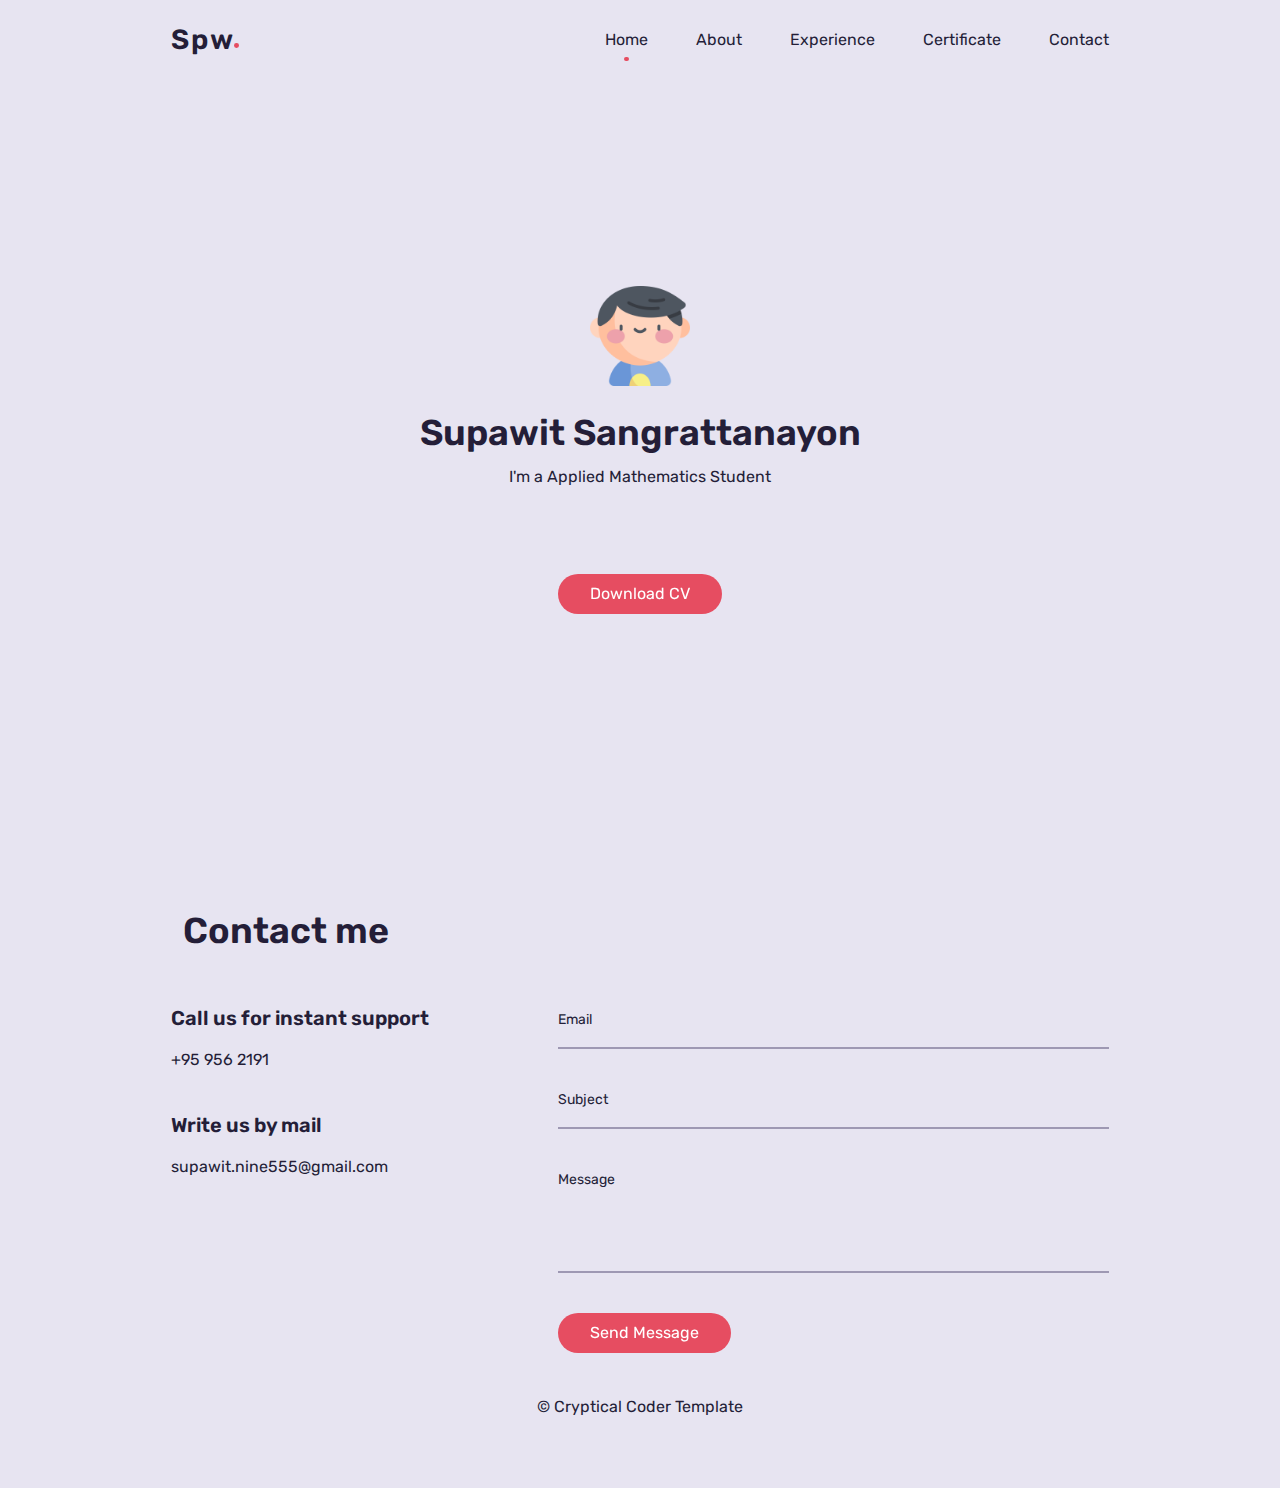
<file: index.html>
<!DOCTYPE html>
<html lang="en">
<head>
    <meta charset="UTF-8">
    <meta http-equiv="X-UA-Compatible" content="IE-edge">
    <meta name="viewport" content="width=device-width, initial-scale=1.0">
    
    <!--=============== FLATICON ICONS ===============-->
    <link rel='stylesheet' href='https://cdn-uicons.flaticon.com/uicons-brands/css/uicons-brands.css'>
    <link rel='stylesheet' href='https://cdn-uicons.flaticon.com/uicons-regular-rounded/css/uicons-regular-rounded.css'>
    <link rel='stylesheet' href='https://cdn-uicons.flaticon.com/uicons-thin-rounded/css/uicons-thin-rounded.css'>
    <link rel='stylesheet' href='https://cdn-uicons.flaticon.com/uicons-brands/css/uicons-brands.css'>

    <!--=============== CSS ===============-->
    <link rel="stylesheet" href="assets/css/style.css">


    <title>Portfolio | Spw</title>
</head>
<body>
    <!--=============== HEADER ===============-->
    <header class="header" id="header">
        <!-- nav -->
        <nav class="nav container padd-15">
            <!-- nav logo -->
            <a href="index.html" class="nav-logo">
                <h2>Spw</h2>
            </a>
            <!-- nav menu -->
            <div class="nav-menu" id="nav-menu">
                <!-- nav list -->
                <ul class="nav-list">
                    <li class="nav-item">
                        <a href="index.html" class="nav-link active-link">Home</a>
                    </li>
                    <li class="nav-item">
                        <a href="about.html" class="nav-link">About</a>
                    </li>
                    <li class="nav-item">
                        <a href="experience.html" class="nav-link">Experience</a>
                    </li>
                    <li class="nav-item">
                        <a href="certificate.html" class="nav-link">Certificate</a>
                    </li>
                    <li class="nav-item">
                        <a href="contact.html" class="nav-link">Contact</a>
                    </li>
                </ul>
        </nav>
    </header>

    <!--=============== MAIN ===============-->
    <main class="main-content">
        <!--=============== HOME ===============-->
        <section class="home" id="home">
            <div class="container">
                <!-- intro -->
                <div class="intro">
                    <!-- avatar image -->
                    <img src="assets/img/user.png" alt="Supawit" width="100" height="50">
                    <!-- info -->
                    <h1>Supawit Sangrattanayon</h1>
                    <span>I'm a <span class="info-text">Applied Mathematics Student</span></span>
                    <!-- social icons -->
                    <ul class="social-icons">
                        <li><a href="#"><i class="fi fi-brands-facebook"></i></a></li>
                        <li><a href="#"><i class="fi fi-brands-instagram"></i></a></li>
                        <li><a href="#"><i class="fi fi-brands-twitter"></i></a></li>
                        <li><a href="#"><i class="fi fi-brands-github"></i></a></li>
                        <li><a href="#"><i class="fi fi-rr-envelope"></i></a></li>
                    </ul>
                    <!-- button -->
                    <div>
                        <a href="./MyCV.pdf" class="btn btn-default" download="CV.pdf">Download CV</a>
                    </div>
                </div>
            </div>
        </section>
        <!--=============== Contact ===============-->
        <section class="contact section" id="contact">
            <div class="container">
                <!-- section title -->
                <h2 class="section-title padd-15">Contact me</h2>
                <div class="row">
                    <!-- contact box -->
                    <div class="contact-box padd-15">
                        <div class="contact-data">
                            <!-- contact information -->
                            <div class="contact-information">
                                <h3 class="contact-subtitle">Call us for instant support</h3>
                                <span class="contact-description">
                                    <i class="fi fi-rr-phone-flip contact-icon"></i>
                                    +95 956 2191
                                </span>
                            </div>
                            <!-- contact information -->
                            <div class="contact-information">
                                <h3 class="contact-subtitle">Write us by mail</h3>
                                <span class="contact-description">
                                    <i class="fi fi-rr-user contact-icon"></i>
                                    supawit.nine555@gmail.com
                                </span>
                            </div>
                        </div>
                    </div>
                    <form action="" class="contact-form padd-15">
                        <div class="contact-inputs">
                            <!-- contact content -->
                            <div class="contact-content">
                                <input type="email" class="contact-input">
                                <label for="" class="contact-label">Email</label>
                                <span></span>
                            </div>
                            <!-- contact content -->
                            <div class="contact-content">
                                <input type="text" class="contact-input">
                                <label for="" class="contact-label">Subject</label>
                                <span></span>
                            </div>
                            <!-- contact content -->
                            <div class="contact-content contact-area">
                                <textarea name="" id="" cols="30" rows="10" class="contact-input"></textarea>
                                <label for="" class="contact-label">Message</label>
                                <span></span>
                            </div>
                        </div>
                        <a href="#" class="btn btn-default">Send Message</a>
                    </form>
                </div>
            </div>
        </section>
        <!--=============== Footer ===============-->
        <footer class="footer">
            <div class="container">
                <div class="footer-text padd-15">
                    <p>&copy; Cryptical Coder Template</p><br>
                </div>
            </div>
        </footer>
    </main>
    
    <!--=============== JS ===============-->
    <script src="assets/js/script.js"></script>

</body>
</html>
</file>
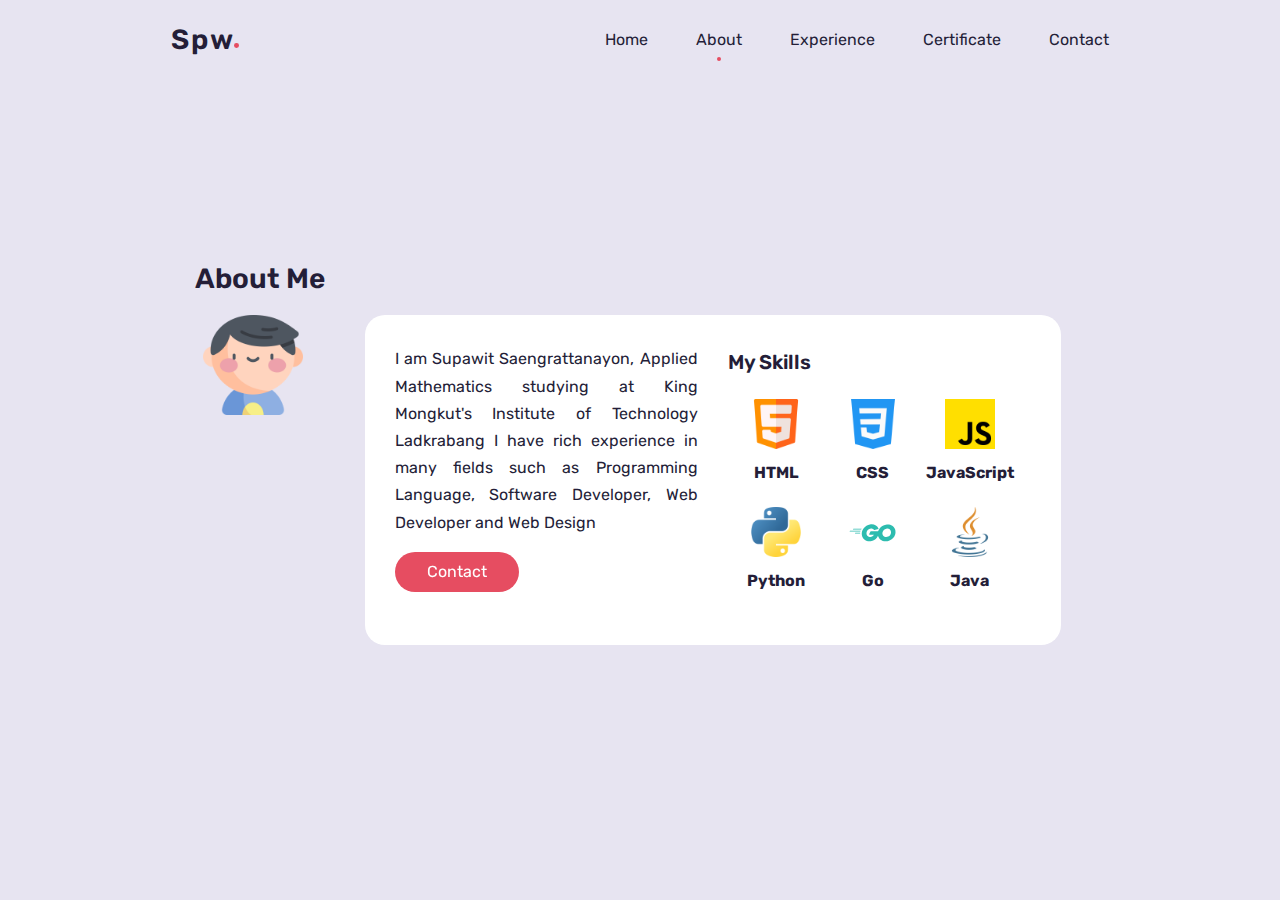
<file: about.html>
<!DOCTYPE html>
<html lang="en">
<head>
    <meta charset="UTF-8">
    <meta http-equiv="X-UA-Compatible" content="IE-edge">
    <meta name="viewport" content="width=device-width, initial-scale=1.0">
    
    <!--=============== FLATICON ICONS ===============-->
    <link rel='stylesheet' href='https://cdn-uicons.flaticon.com/uicons-brands/css/uicons-brands.css'>
    <link rel='stylesheet' href='https://cdn-uicons.flaticon.com/uicons-regular-rounded/css/uicons-regular-rounded.css'>
    <link rel='stylesheet' href='https://cdn-uicons.flaticon.com/uicons-thin-rounded/css/uicons-thin-rounded.css'>
    <link rel='stylesheet' href='https://cdn-uicons.flaticon.com/uicons-brands/css/uicons-brands.css'>

    <!--=============== CSS ===============-->
    <link rel="stylesheet" href="assets/css/style.css">


    <title>Portfolio | Spw</title>
</head>
<body>
        <!--=============== HEADER ===============-->
    <header class="header" id="header">
        <!-- nav -->
        <nav class="nav container padd-15">
            <!-- nav logo -->
            <a href="index.html" class="nav-logo">
                <h2>Spw</h2>
            </a>
            <!-- nav menu -->
            <div class="nav-menu" id="nav-menu">
                <!-- nav list -->
                <ul class="nav-list">
                    <li class="nav-item">
                        <a href="index.html" class="nav-link">Home</a>
                    </li>
                    <li class="nav-item">
                        <a href="about.html" class="nav-link active-link">About</a>
                    </li>
                    <li class="nav-item">
                        <a href="experience.html" class="nav-link">Experience</a>
                    </li>
                    <li class="nav-item">
                        <a href="certificate.html" class="nav-link">Certificate</a>
                    </li>
                    <li class="nav-item">
                        <a href="contact.html" class="nav-link">Contact</a>
                    </li>
                </ul>
        </nav>
    </header>
        <!--=============== About ===============-->
        <section class="about section" id="about">
            <div class="about-container">
                <!-- section title -->
                <h2 class="section-title-about padd-15">About Me</h2>
                <div class="row">
                    <div class="about-img padd-15">
                        <!-- avatar img -->
                        <div style="text-align: center;">
                            <img src="assets/img/user.png" alt="Supawit" width="100" height="50">
                        </div>
                    </div>
                    <div class="about-content padd-15">
                        <div class="rounded">
                            <div class="row">
                                <div class="about-text padd-15">
                                    <!-- about text -->
                                    <p>I am Supawit Saengrattanayon, Applied Mathematics studying at King Mongkut's Institute of Technology Ladkrabang I have rich experience in many fields such as Programming Language, Software Developer, Web Developer and Web Design</p>
                                    <div>
                                        <a href="contact.html" class="btn btn-default">Contact</a>
                                    </div>
                                </div>
                                <div class="skills padd-15">
                                    <h3 style="margin-bottom: 20px;">My Skills</h3>
                                    <div class="row" style="text-align: left;">
                                        <!-- skill item -->
                                            <div class="skill">
                                                <img class="skill-image" src="html.png" alt="HTML Logo">
                                                <div class="skill-title">HTML</div>
                                            </div>
                                        <!-- skill item -->
                                        <div class="skill">
                                            <img class="skill-image" src="css.png" alt="CSS Logo">
                                            <div class="skill-title">CSS</div>
                                        </div>
                                        <!-- skill item -->
                                        <div class="skill">
                                            <img class="skill-image" src="js.png" alt="JavaScript Logo">
                                            <div class="skill-title">JavaScript</div>
                                        </div>
                                        <!-- skill item -->
                                        <div class="skill">
                                            <img class="skill-image" src="python.png" alt="Python Logo">
                                            <div class="skill-title">Python</div>
                                        </div>
                                        <!-- Golang -->
                                        <div class="skill">
                                            <img class="skill-image" src="Go-Logo_Aqua.svg" alt="Golang Logo" style="max-width: 57px; max-height: 57px;">
                                            <div class="skill-title">Go</div>
                                        </div>
                                        <!-- Java -->
                                        <div class="skill">
                                            <img class="skill-image" src="java.png" alt="Java Logo">
                                            <div class="skill-title">Java</div>
                                        </div>
                                    </div>
                                </div>
                            </div>
                        </div>
                    </div>
                </div>
            </div>
        </section> 
    
    <!--=============== JS ===============-->
    <script src="assets/js/script.js"></script>

</body>
</html>
</file>
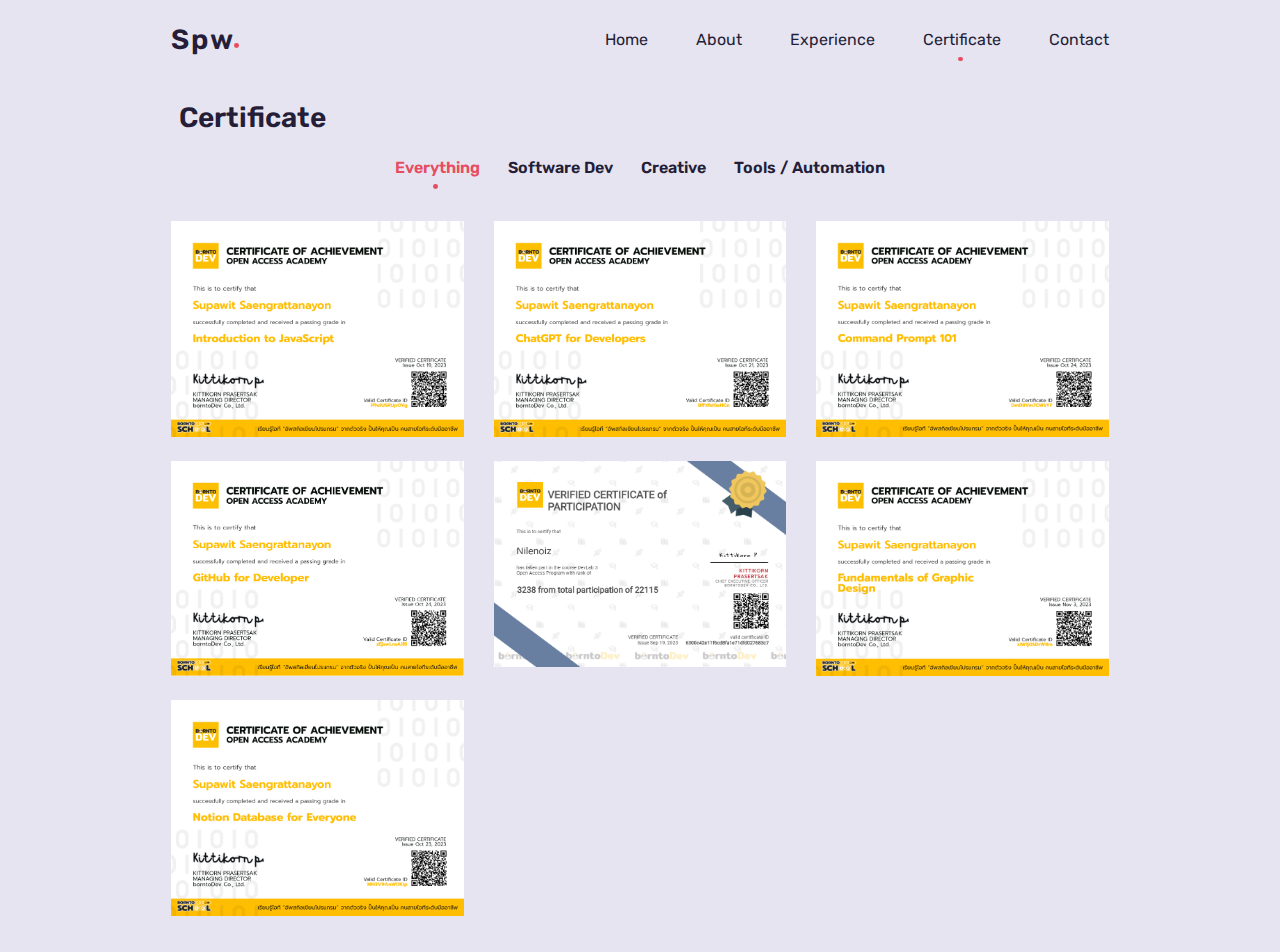
<file: certificate.html>
<!DOCTYPE html>
<html lang="en">
<head>
    <meta charset="UTF-8">
    <meta http-equiv="X-UA-Compatible" content="IE-edge">
    <meta name="viewport" content="width=device-width, initial-scale=1.0">
    
    <!--=============== FLATICON ICONS ===============-->
    <link rel='stylesheet' href='https://cdn-uicons.flaticon.com/uicons-brands/css/uicons-brands.css'>
    <link rel='stylesheet' href='https://cdn-uicons.flaticon.com/uicons-regular-rounded/css/uicons-regular-rounded.css'>
    <link rel='stylesheet' href='https://cdn-uicons.flaticon.com/uicons-thin-rounded/css/uicons-thin-rounded.css'>
    <link rel='stylesheet' href='https://cdn-uicons.flaticon.com/uicons-brands/css/uicons-brands.css'>

    <!--=============== CSS ===============-->
    <link rel="stylesheet" href="assets/css/style.css">


    <title>Portfolio | Spw</title>
</head>
<body>
    <!--=============== HEADER ===============-->
    <header class="header" id="header">
        <!-- nav -->
        <nav class="nav container padd-15">
            <!-- nav logo -->
            <a href="index.html" class="nav-logo">
                <h2>Spw</h2>
            </a>
            <!-- nav menu -->
            <div class="nav-menu" id="nav-menu">
                <!-- nav list -->
                <ul class="nav-list">
                    <li class="nav-item">
                        <a href="index.html" class="nav-link">Home</a>
                    </li>
                    <li class="nav-item">
                        <a href="about.html" class="nav-link">About</a>
                    </li>
                    <li class="nav-item">
                        <a href="experience.html" class="nav-link">Experience</a>
                    </li>
                    <li class="nav-item">
                        <a href="certificate.html" class="nav-link active-link">Certificate</a>
                    </li>
                    <li class="nav-item">
                        <a href="contact.html" class="nav-link">Contact</a>
                    </li>
                </ul>
        </nav>
    </header>

        <!--=============== Certificate ===============-->
        <section class="certificate section" id="certificate">
            <div class="certificate-container">
                <!-- secrion title -->
                <h2 class="section-title-certificate padd-15">Certificate</h2>
                <div class="row">
                    <div class="certificate-filter padd-15">
                        <div class="certificate-filter-inner">
                            <button type="button" class="active" data-filter="all">Everything</button>
                            <button type="button" data-filter="software">Software Dev</button>
                            <button type="button" data-filter="creative">Creative</button>
                            <button type="button" data-filter="tools">Tools / Automation</button>
                        </div>
                    </div>
                </div>
                <div class="row certificate-items">
                    <!-- SOFTWARE DEV certificate item -->
                    <div class="certificate-item padd-15" data-category="software">
                        <div class="certificate-item-inner" data-category="software">
                            <div class="certificate-item-thumbnail">
                                <img src="assets/img/introjavascript.png" alt="">
                                <div class="mask"></div>
                            </div>
                            <span class="term">Software Dev</span>
                            <h3 class="certificate-item-title">Introduction to JavaScript</h3>
                            <span class="more-button">&hellip;</span>
                        </div>
                    </div>
                    <!-- SOFTWARE DEV certificate item -->
                    <div class="certificate-item padd-15" data-category="software">
                        <div class="certificate-item-inner">
                            <div class="certificate-item-thumbnail">
                                <img src="assets/img/chatgpt.png" alt="">
                                <div class="mask"></div>
                            </div>
                            <span class="term">Software Dev</span>
                            <h3 class="certificate-item-title">ChatGPT for Dev</h3>
                            <span class="more-button">&hellip;</span>
                        </div>
                    </div>
                    <!-- SOFTWARE DEV certificate item -->
                    <div class="certificate-item padd-15" data-category="software">
                        <div class="certificate-item-inner">
                            <div class="certificate-item-thumbnail">
                                <img src="assets/img/cmd.png" alt="">
                                <div class="mask"></div>
                            </div>
                            <span class="term">Software Dev</span>
                            <h3 class="certificate-item-title">Command Prompt 101</h3>
                            <span class="more-button">&hellip;</span>
                        </div>
                    </div>
                    <!-- SOFTWARE DEV certificate item -->
                    <div class="certificate-item padd-15" data-category="software">
                        <div class="certificate-item-inner">
                            <div class="certificate-item-thumbnail">
                                <img src="assets/img/github.png" alt="">
                                <div class="mask"></div>
                            </div>
                            <span class="term">Software Dev</span>
                            <h3 class="certificate-item-title">GitHub for Developer</h3>
                            <span class="more-button">&hellip;</span>
                        </div>
                    </div>
                    <!-- SOFTWARE DEV certificate item -->
                    <div class="certificate-item padd-15" data-category="software">
                        <div class="certificate-item-inner">
                            <div class="certificate-item-thumbnail">
                                <img src="assets/img/labcoding.png" alt="">
                                <div class="mask"></div>
                            </div>
                            <span class="term">Software Dev</span>
                            <h3 class="certificate-item-title">3238 from total participation of 22115</h3>
                            <span class="more-button">&hellip;</span>
                        </div>
                    </div>
                    <!-- CREATIVE certificate item -->
                    <div class="certificate-item padd-15" data-category="creative">
                        <div class="certificate-item-inner">
                            <div class="certificate-item-thumbnail">
                                <img src="assets/img/graphicdesign.png" alt="">
                                <div class="mask"></div>
                            </div>
                            <span class="term">Creative</span>
                            <h3 class="certificate-item-title">Fundamentals of Graphic Design</h3>
                            <span class="more-button">&hellip;</span>
                        </div>
                    </div>
                    <!-- TOOLS certificate item -->
                    <div class="certificate-item padd-15" data-category="tools">
                        <div class="certificate-item-inner">
                            <div class="certificate-item-thumbnail">
                                <img src="assets/img/notiondatabase.png" alt="">
                                <div class="mask"></div>
                            </div>
                            <span class="term">Tools</span>
                            <h3 class="certificate-item-title">Notion Database for Everyone</h3>
                            <span class="more-button">&hellip;</span>
                        </div>
                    </div>
                </div>
            </div>
        </section>
    
    <!--=============== JS ===============-->
    <script src="assets/js/script.js"></script>

</body>
</html>
</file>
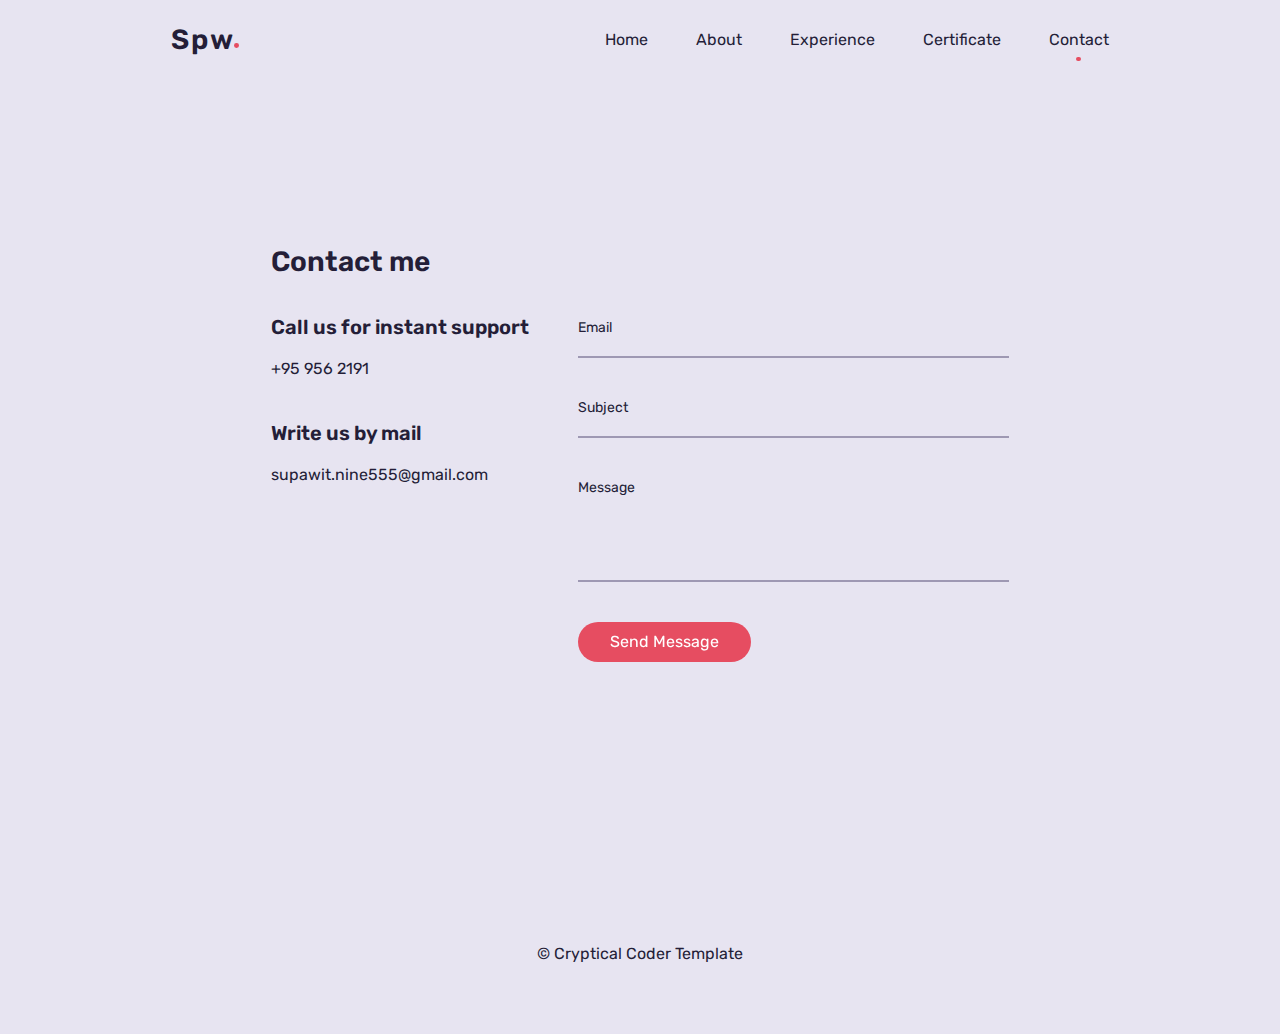
<file: contact.html>
<!DOCTYPE html>
<html lang="en">
<head>
    <meta charset="UTF-8">
    <meta http-equiv="X-UA-Compatible" content="IE-edge">
    <meta name="viewport" content="width=device-width, initial-scale=1.0">
    
    <!--=============== FLATICON ICONS ===============-->
    <link rel='stylesheet' href='https://cdn-uicons.flaticon.com/uicons-brands/css/uicons-brands.css'>
    <link rel='stylesheet' href='https://cdn-uicons.flaticon.com/uicons-regular-rounded/css/uicons-regular-rounded.css'>
    <link rel='stylesheet' href='https://cdn-uicons.flaticon.com/uicons-thin-rounded/css/uicons-thin-rounded.css'>
    <link rel='stylesheet' href='https://cdn-uicons.flaticon.com/uicons-brands/css/uicons-brands.css'>

    <!--=============== CSS ===============-->
    <link rel="stylesheet" href="assets/css/style.css">


    <title>Portfolio | Spw</title>
</head>
<body>
    <!--=============== HEADER ===============-->
    <header class="header" id="header">
        <!-- nav -->
        <nav class="nav container padd-15">
            <!-- nav logo -->
            <a href="index.html" class="nav-logo">
                <h2>Spw</h2>
            </a>
            <!-- nav menu -->
            <div class="nav-menu" id="nav-menu">
                <!-- nav list -->
                <ul class="nav-list">
                    <li class="nav-item">
                        <a href="index.html" class="nav-link">Home</a>
                    </li>
                    <li class="nav-item">
                        <a href="about.html" class="nav-link">About</a>
                    </li>
                    <li class="nav-item">
                        <a href="experience.html" class="nav-link">Experience</a>
                    </li>
                    <li class="nav-item">
                        <a href="certificate.html" class="nav-link">Certificate</a>
                    </li>
                    <li class="nav-item">
                        <a href="contact.html" class="nav-link active-link">Contact</a>
                    </li>
                </ul>
        </nav>
    </header>

        <!--=============== Contact ===============-->
        <section class="contact section" id="contact">
            <div class="contact-container">
                <!-- section title -->
                <h2 class="section-title-contact padd-15">Contact me</h2>
                <div class="row">
                    <!-- contact box -->
                    <div class="contact-box padd-15">
                        <div class="contact-data">
                            <!-- contact information -->
                            <div class="contact-information">
                                <h3 class="contact-subtitle">Call us for instant support</h3>
                                <span class="contact-description">
                                    <i class="fi fi-rr-phone-flip contact-icon"></i>
                                    +95 956 2191
                                </span>
                            </div>
                            <!-- contact information -->
                            <div class="contact-information">
                                <h3 class="contact-subtitle">Write us by mail</h3>
                                <span class="contact-description">
                                    <i class="fi fi-rr-user contact-icon"></i>
                                    supawit.nine555@gmail.com
                                </span>
                            </div>
                        </div>
                    </div>
                    <form action="" class="contact-form padd-15">
                        <div class="contact-inputs">
                            <!-- contact content -->
                            <div class="contact-content">
                                <input type="email" class="contact-input">
                                <label for="" class="contact-label">Email</label>
                                <span></span>
                            </div>
                            <!-- contact content -->
                            <div class="contact-content">
                                <input type="text" class="contact-input">
                                <label for="" class="contact-label">Subject</label>
                                <span></span>
                            </div>
                            <!-- contact content -->
                            <div class="contact-content contact-area">
                                <textarea name="" id="" cols="30" rows="10" class="contact-input"></textarea>
                                <label for="" class="contact-label">Message</label>
                                <span></span>
                            </div>
                        </div>
                        <a href="#" class="btn btn-default">Send Message</a>
                    </form>
                </div>
            </div>
        </section>
        <!--=============== Footer ===============-->
        <footer class="footer">
            <div class="container">
                <div class="footer-text padd-15">
                    <p>&copy; Cryptical Coder Template</p><br>
                </div>
            </div>
        </footer>
    </main>

    <!--=============== JS ===============-->
    <script src="assets/js/script.js"></script>

</body>
</html>
</file>
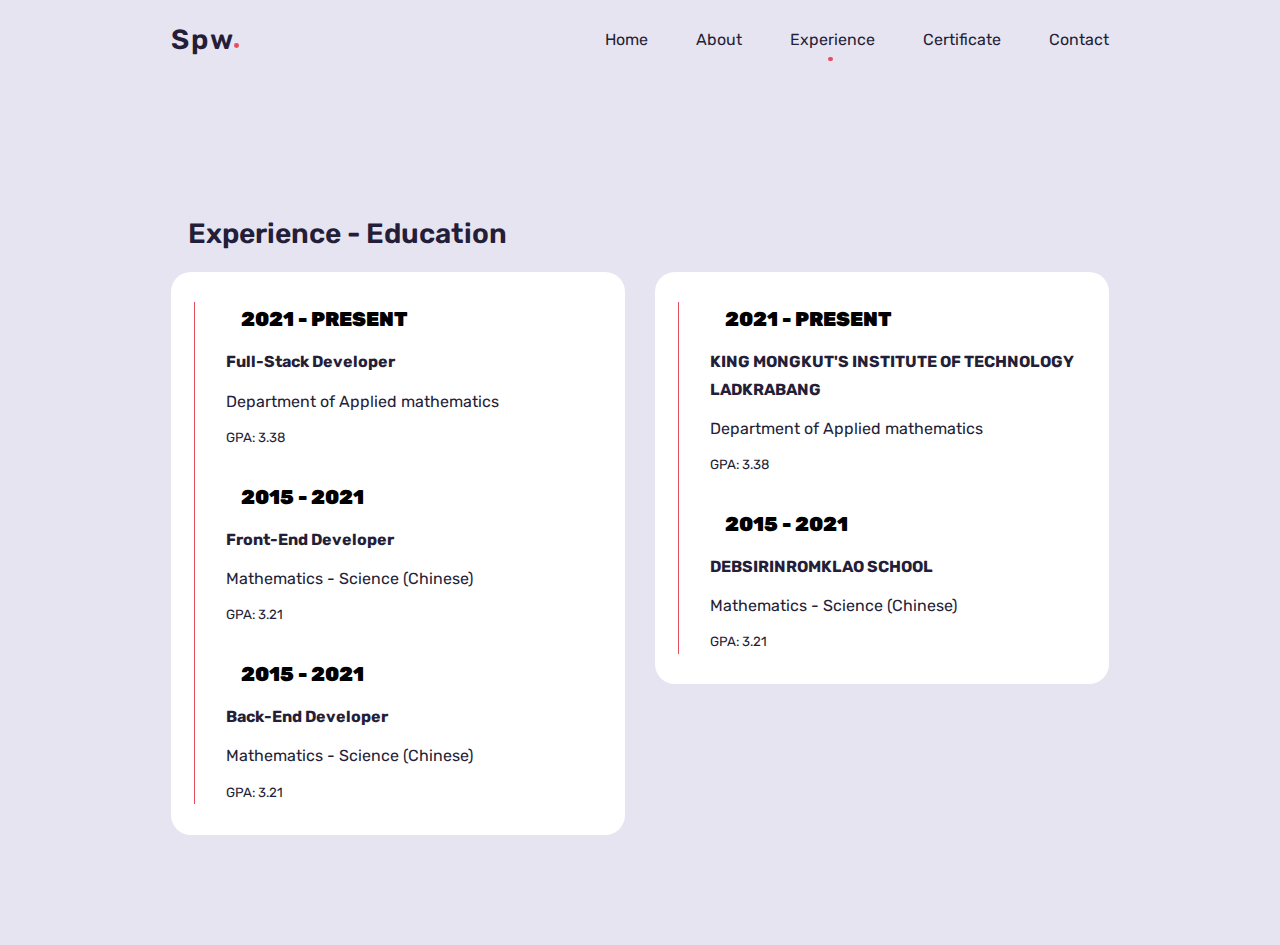
<file: experience.html>
<!DOCTYPE html>
<html lang="en">
<head>
    <meta charset="UTF-8">
    <meta http-equiv="X-UA-Compatible" content="IE-edge">
    <meta name="viewport" content="width=device-width, initial-scale=1.0">
    
    <!--=============== FLATICON ICONS ===============-->
    <link rel='stylesheet' href='https://cdn-uicons.flaticon.com/uicons-brands/css/uicons-brands.css'>
    <link rel='stylesheet' href='https://cdn-uicons.flaticon.com/uicons-regular-rounded/css/uicons-regular-rounded.css'>
    <link rel='stylesheet' href='https://cdn-uicons.flaticon.com/uicons-thin-rounded/css/uicons-thin-rounded.css'>
    <link rel='stylesheet' href='https://cdn-uicons.flaticon.com/uicons-brands/css/uicons-brands.css'>

    <!--=============== CSS ===============-->
    <link rel="stylesheet" href="assets/css/style.css">


    <title>Portfolio | Spw</title>
</head>
<body>
    <!--=============== HEADER ===============-->
    <header class="header" id="header">
        <!-- nav -->
        <nav class="nav container padd-15">
            <!-- nav logo -->
            <a href="index.html" class="nav-logo">
                <h2>Spw</h2>
            </a>
            <!-- nav menu -->
            <div class="nav-menu" id="nav-menu">
                <!-- nav list -->
                <ul class="nav-list">
                    <li class="nav-item">
                        <a href="index.html" class="nav-link">Home</a>
                    </li>
                    <li class="nav-item">
                        <a href="about.html" class="nav-link">About</a>
                    </li>
                    <li class="nav-item">
                        <a href="experience.html" class="nav-link active-link">Experience</a>
                    </li>
                    <li class="nav-item">
                        <a href="certificate.html" class="nav-link">Certificate</a>
                    </li>
                    <li class="nav-item">
                        <a href="contact.html" class="nav-link">Contact</a>
                    </li>
                </ul>
        </nav>
    </header>

        <!--=============== Experience ===============-->
        <section class="section" id="experience">
            <div class="experience-education-container">
                <!-- section title -->
                <h2 class="section-title-experience padd-15-experience">Experience - Education</h2>
                <div class="row">
                    <!-- education -->
                    <div class="education padd-15">
                        <div class="row">
                            <div class="timeline-box">
                                <div class="timeline">
                                    <!-- timeline item-->
                                    <div class="timeline-item">
                                        <i class="fi fi-rr-graduation-cap timeline-icon"></i>
                                        <h3 class="timeline-date">
                                            <span style="display: inline-block; vertical-align: middle;">
                                                <i class="fi fi-tr-calendar-days" style="vertical-align: middle;"></i>
                                                <h3 style="display: inline; margin-left: 10px;"><strong style="color: black;">2021 - PRESENT</strong></h3>
                                            </span>
                                        </h3>
                                        <h4 class="timeline-title">Full-Stack Developer</h4>
                                        <p class="timeline-title">Department of Applied mathematics</p>
                                        <p class="timeline-text" style="font-size: smaller;">GPA: 3.38</p>
                                    </div>
                                    <!-- timeline item-->
                                    <div class="timeline-item">
                                        <i class="fi fi-rr-graduation-cap timeline-icon"></i>
                                        <h3 class="timeline-date">
                                            <span style="display: inline-block; vertical-align: middle;">
                                                <i class="fi fi-tr-calendar-days" style="vertical-align: middle;"></i>
                                                <h3 style="display: inline; margin-left: 10px;"><strong style="color: black;">2015 - 2021</strong></h3>
                                            </span>
                                        </h3>
                                        <h4 class="timeline-title">Front-End Developer</h4>
                                        <p class="timeline-title">Mathematics - Science (Chinese)</p>
                                        <p class="timeline-text" style="font-size: smaller;">GPA: 3.21</p>
                                    </div> 
                                    <!-- timeline item-->
                                    <div class="timeline-item">
                                        <i class="fi fi-rr-graduation-cap timeline-icon"></i>
                                        <h3 class="timeline-date">
                                            <span style="display: inline-block; vertical-align: middle;">
                                                <i class="fi fi-tr-calendar-days" style="vertical-align: middle;"></i>
                                                <h3 style="display: inline; margin-left: 10px;"><strong style="color: black;">2015 - 2021</strong></h3>
                                            </span>
                                        </h3>
                                        <h4 class="timeline-title">Back-End Developer</h4>
                                        <p class="timeline-title">Mathematics - Science (Chinese)</p>
                                        <p class="timeline-text" style="font-size: smaller;">GPA: 3.21</p>
                                    </div> 
                                </div>
                            </div>
                        </div>
                    </div>
                    <!-- experience -->
                    <div class="experience padd-15">
                        <div class="row">
                            <div class="timeline-box">
                                <div class="timeline">
                                    <!-- timeline item-->
                                    <div class="timeline-item">
                                        <i class="fi fi-rr-graduation-cap timeline-icon"></i>
                                        <h3 class="timeline-date">
                                            <span style="display: inline-block; vertical-align: middle;">
                                                <i class="fi fi-tr-calendar-days" style="vertical-align: middle;"></i>
                                                <h3 style="display: inline; margin-left: 10px;"><strong style="color: black;">2021 - PRESENT</strong></h3>
                                            </span>
                                        </h3>
                                        <h4 class="timeline-title">KING MONGKUT'S INSTITUTE OF TECHNOLOGY LADKRABANG</h4>
                                        <p class="timeline-title">Department of Applied mathematics</p>
                                        <p class="timeline-text" style="font-size: smaller;">GPA: 3.38</p>
                                    </div>
                                    <!-- timeline item-->
                                    <div class="timeline-item">
                                        <i class="fi fi-rr-graduation-cap timeline-icon"></i>
                                        <h3 class="timeline-date">
                                            <span style="display: inline-block; vertical-align: middle;">
                                                <i class="fi fi-tr-calendar-days" style="vertical-align: middle;"></i>
                                                <h3 style="display: inline; margin-left: 10px;"><strong style="color: black;">2015 - 2021</strong></h3>
                                            </span>
                                        </h3>
                                        <h4 class="timeline-title">DEBSIRINROMKLAO SCHOOL</h4>
                                        <p class="timeline-title">Mathematics - Science (Chinese)</p>
                                        <p class="timeline-text" style="font-size: smaller;">GPA: 3.21</p>
                                    </div>        
                                </div>
                            </div>
                        </div>
                    </div>
                </div>
            </div>
        </section>
    
    <!--=============== JS ===============-->
    <script src="assets/js/script.js"></script>

</body>
</html>
</file>
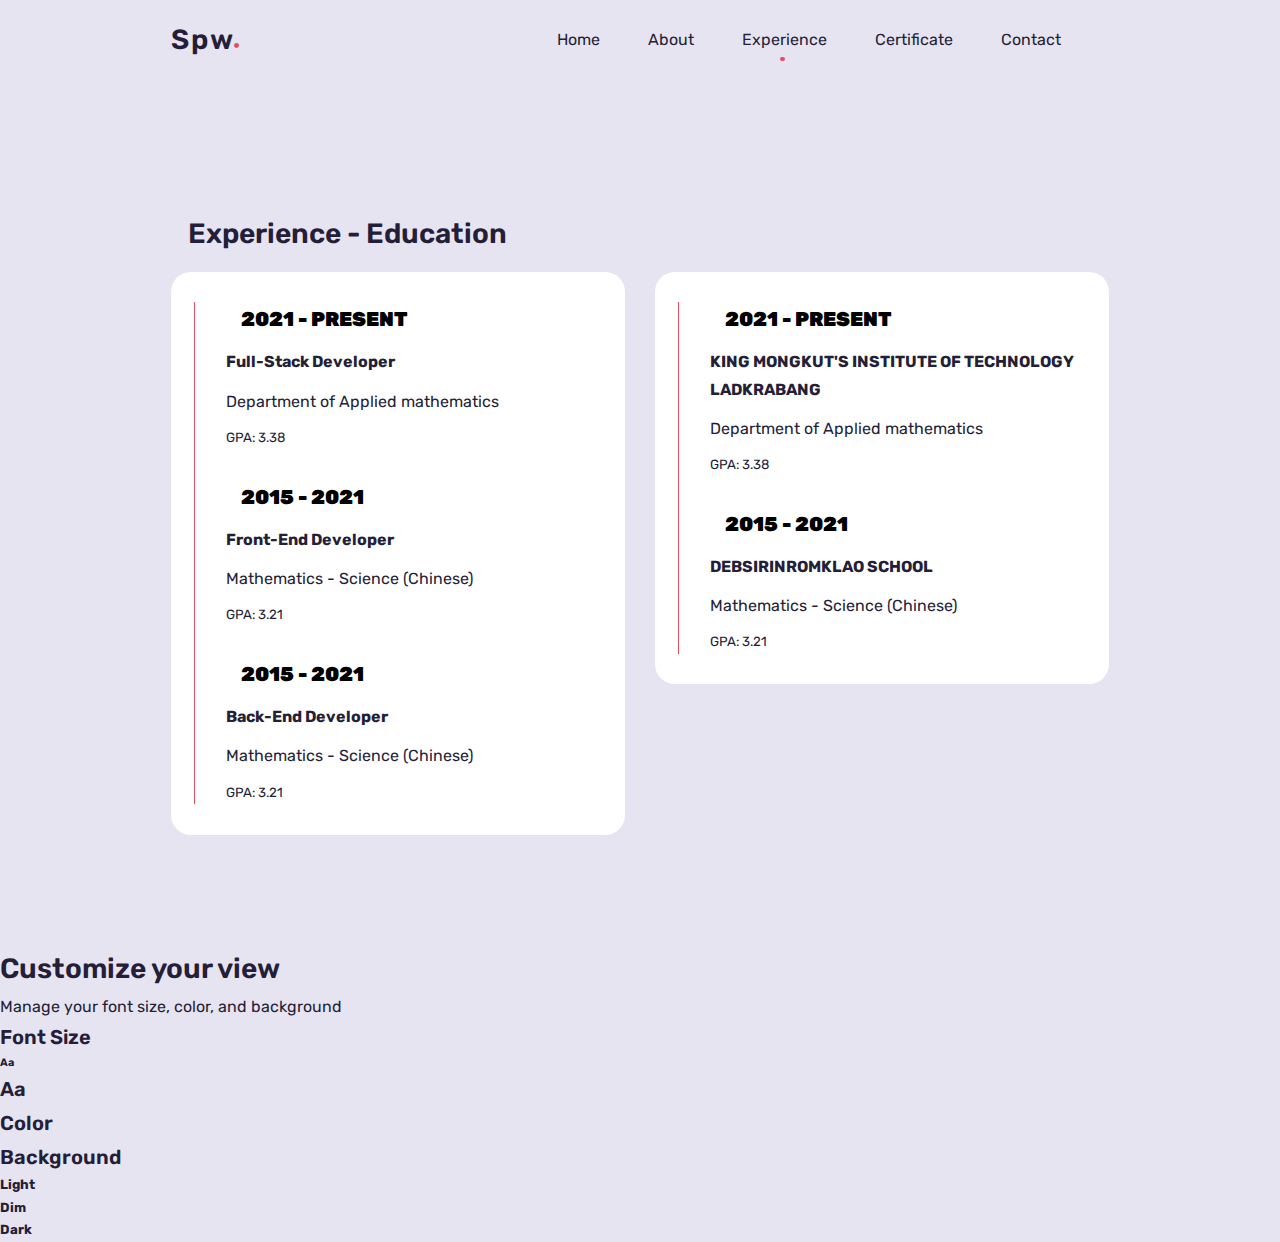
<file: test.html>
<!DOCTYPE html>
<html lang="en">
<head>
    <meta charset="UTF-8">
    <meta http-equiv="X-UA-Compatible" content="IE-edge">
    <meta name="viewport" content="width=device-width, initial-scale=1.0">
    
    <!--=============== FLATICON ICONS ===============-->
    <link rel='stylesheet' href='https://cdn-uicons.flaticon.com/uicons-brands/css/uicons-brands.css'>
    <link rel='stylesheet' href='https://cdn-uicons.flaticon.com/uicons-regular-rounded/css/uicons-regular-rounded.css'>
    <link rel='stylesheet' href='https://cdn-uicons.flaticon.com/uicons-thin-rounded/css/uicons-thin-rounded.css'>
    <link rel='stylesheet' href='https://cdn-uicons.flaticon.com/uicons-brands/css/uicons-brands.css'>

    <!--=============== CSS ===============-->
    <link rel="stylesheet" href="assets/css/style.css">


    <title>Portfolio | Spw</title>
</head>
<body>
    <!--=============== HEADER ===============-->
    <header class="header" id="header">
        <!-- nav -->
        <nav class="nav container padd-15">
            <!-- nav logo -->
            <a href="index.html" class="nav-logo">
                <h2>Spw</h2>
            </a>
            <!-- nav menu -->
            <div class="nav-menu" id="nav-menu">
                <!-- nav list -->
                <ul class="nav-list">
                    <li class="nav-item">
                        <a href="index.html" class="nav-link">Home</a>
                    </li>
                    <li class="nav-item">
                        <a href="about.html" class="nav-link">About</a>
                    </li>
                    <li class="nav-item">
                        <a href="experience.html" class="nav-link active-link">Experience</a>
                    </li>
                    <li class="nav-item">
                        <a href="certificate.html" class="nav-link">Certificate</a>
                    </li>
                    <li class="nav-item">
                        <a href="contact.html" class="nav-link">Contact</a>
                    </li>
                </ul>
                <!-- nav close -->
                <div class="nav-close" id="nav-close">
                    <i class="fi fi-rr-cross"></i>
                </div>
            </div>
            <!-- nav btn -->
            <div class="nav-btns">
                <!-- theme change btn -->
                <i class="fi fi-rr-palette change-theme" id="theme-button"></i>
                <!-- toggle btn -->
                <div class="nav-toggle" id="nav-toggle">
                    <i class="fi fi-rr-objects-column"></i>
                </div>
            </div>
        </nav>
    </header>

        <!--=============== Experience ===============-->
        <section class="section" id="experience">
            <div class="experience-education-container ">
                <!-- section title -->
                <h2 class="section-title-experience padd-15-experience">Experience - Education</h2>
                <div class="row">
                    <!-- education -->
                    <div class="education padd-15">
                        <div class="row">
                            <div class="timeline-box">
                                <div class="timeline">
                                    <!-- timeline item-->
                                    <div class="timeline-item">
                                        <i class="fi fi-rr-graduation-cap timeline-icon"></i>
                                        <h3 class="timeline-date">
                                            <span style="display: inline-block; vertical-align: middle;">
                                                <i class="fi fi-tr-calendar-days" style="vertical-align: middle;"></i>
                                                <h3 style="display: inline; margin-left: 10px;"><strong style="color: black;">2021 - PRESENT</strong></h3>
                                            </span>
                                        </h3>
                                        <h4 class="timeline-title">Full-Stack Developer</h4>
                                        <p class="timeline-title">Department of Applied mathematics</p>
                                        <p class="timeline-text" style="font-size: smaller;">GPA: 3.38</p>
                                    </div>
                                    <!-- timeline item-->
                                    <div class="timeline-item">
                                        <i class="fi fi-rr-graduation-cap timeline-icon"></i>
                                        <h3 class="timeline-date">
                                            <span style="display: inline-block; vertical-align: middle;">
                                                <i class="fi fi-tr-calendar-days" style="vertical-align: middle;"></i>
                                                <h3 style="display: inline; margin-left: 10px;"><strong style="color: black;">2015 - 2021</strong></h3>
                                            </span>
                                        </h3>
                                        <h4 class="timeline-title">Front-End Developer</h4>
                                        <p class="timeline-title">Mathematics - Science (Chinese)</p>
                                        <p class="timeline-text" style="font-size: smaller;">GPA: 3.21</p>
                                    </div> 
                                    <!-- timeline item-->
                                    <div class="timeline-item">
                                        <i class="fi fi-rr-graduation-cap timeline-icon"></i>
                                        <h3 class="timeline-date">
                                            <span style="display: inline-block; vertical-align: middle;">
                                                <i class="fi fi-tr-calendar-days" style="vertical-align: middle;"></i>
                                                <h3 style="display: inline; margin-left: 10px;"><strong style="color: black;">2015 - 2021</strong></h3>
                                            </span>
                                        </h3>
                                        <h4 class="timeline-title">Back-End Developer</h4>
                                        <p class="timeline-title">Mathematics - Science (Chinese)</p>
                                        <p class="timeline-text" style="font-size: smaller;">GPA: 3.21</p>
                                    </div> 
                                </div>
                            </div>
                        </div>
                    </div>
                    <!-- experience -->
                    <div class="experience padd-15">
                        <div class="row">
                            <div class="timeline-box">
                                <div class="timeline">
                                    <!-- timeline item-->
                                    <div class="timeline-item">
                                        <i class="fi fi-rr-graduation-cap timeline-icon"></i>
                                        <h3 class="timeline-date">
                                            <span style="display: inline-block; vertical-align: middle;">
                                                <i class="fi fi-tr-calendar-days" style="vertical-align: middle;"></i>
                                                <h3 style="display: inline; margin-left: 10px;"><strong style="color: black;">2021 - PRESENT</strong></h3>
                                            </span>
                                        </h3>
                                        <h4 class="timeline-title">KING MONGKUT'S INSTITUTE OF TECHNOLOGY LADKRABANG</h4>
                                        <p class="timeline-title">Department of Applied mathematics</p>
                                        <p class="timeline-text" style="font-size: smaller;">GPA: 3.38</p>
                                    </div>
                                    <!-- timeline item-->
                                    <div class="timeline-item">
                                        <i class="fi fi-rr-graduation-cap timeline-icon"></i>
                                        <h3 class="timeline-date">
                                            <span style="display: inline-block; vertical-align: middle;">
                                                <i class="fi fi-tr-calendar-days" style="vertical-align: middle;"></i>
                                                <h3 style="display: inline; margin-left: 10px;"><strong style="color: black;">2015 - 2021</strong></h3>
                                            </span>
                                        </h3>
                                        <h4 class="timeline-title">DEBSIRINROMKLAO SCHOOL</h4>
                                        <p class="timeline-title">Mathematics - Science (Chinese)</p>
                                        <p class="timeline-text" style="font-size: smaller;">GPA: 3.21</p>
                                    </div>        
                                </div>
                            </div>
                        </div>
                    </div>
                </div>
            </div>
        </section>
    <!--=============== Theme Customize ===============-->
    <div class="customize-theme">
        <div class="card">
            <h2>Customize your view</h2>
            <p>Manage your font size, color, and background</p>
            <!-- font size -->
            <div class="font-size">
                <h3>Font Size</h3>
                <div>
                    <h6>Aa</h6>
                    <div class="choose-size">
                        <span class="font-size-1"></span>
                        <span class="font-size-2"></span>
                        <span class="font-size-3 active"></span>
                        <span class="font-size-4"></span>
                    </div>
                    <h3>Aa</h3>
                </div>
            </div>
            <!-- color -->
            <div class="color">
                <h3>Color</h3>
                <div class="choose-color">
                    <span class="color-1"></span>
                    <span class="color-2"></span>
                    <span class="color-3 active"></span>
                    <span class="color-4"></span>
                    <span class="color-5"></span>
                </div>
            </div>
            <!-- background -->
            <div class="background">
                <h3>Background</h3>
                <div class="choose-bg">
                    <div class="bg-1 active">
                        <span></span>
                        <h5 for="bg-1">Light</h5>
                    </div>
                    <div class="bg-2">
                        <span></span>
                        <h5 for="bg-2">Dim</h5>
                    </div>
                    <div class="bg-3">
                        <span></span>
                        <h5 for="bg-3">Dark</h5>
                    </div>
                </div>
            </div>
        </div>
    </div>
    
    <!--=============== JS ===============-->
    <script src="assets/js/script.js"></script>

</body>
</html>
</file>
<file: assets/css/style.css>
/*============== GOOGLE FONTS =============== */
@import url('https://fonts.googleapis.com/css2?family=Kanit&family=Rubik:wght@400;500;600;700&display=swap');

/*============== VARIABLES CSS =============== */
:root {
    --header-height: 3.5rem; /*56px;*/

    /*============== Colors =============== */
    /*Color mode HSL(hue, saturation, lightness)*/
    --primary-color-hue:352;
    --dark-color-lightness: 17%;
    --light-color-lightness: 92%;
    --white-color-lightness: 100%;
    --color-white: hsl(252, 30%, var(--white-color-lightness));
    --color-light: hsl(252, 30%, var(--light-color-lightness));
    --color-gray: hsl(252, 15%, 65%);
    --color-primary: hsl(var(--primary-color-hue), 75%, 60%);
    --color-dark: hsl(252, 30%, var(--dark-color-lightness));

    /*============== Font and typography =============== */
    /*.5rem = 8px | irem = 16px ...*/
    --body-font: 'Rubik', sans-serif;
    --h1-font-size: 2.25rem;
    --h2-font-size: 1.75rem;
    --h3-font-size: 1.25rem;
    --normal-font-size: 1rem;
    --small-font-size: .875rem;

    /*============== Font weight =============== */
    --font-medium: 400;
    --font-semi-bold: 600;

    /*============== Margenes Bottom =============== */
    /*.5rem = 8px | irem = 16px ...*/
    --m-0-5: .5rem;
    --m-0-75: .75rem;
    --m-1: 1rem;
    --m-1-5: 1.5rem;
    --m-2: 2rem;
    --m-2-5: 2.5rem;

    /*============== Card padding =============== */
    --card-padding: 1.9rem 0.95rem;

    /*============== Bordor radius =============== */
    --bordor-radius: 1.25rem;

    /*============== Box shadow =============== */
    --box-shadow: 0px 5px 20px 0px rgba(69, 67, 96, 0.1);
}
/*============== Responsive Typography =============== */
@media screen and (max-width: 992px)
{
    :root
    {
    --h1-font-size: 1.75rem;
    --h2-font-size: 1.5rem;
    --h3-font-size: 1rem;
    --normal-font-size: .938rem;
    --small-font-size: .813rem;
    }
}
/*============== Base =============== */
* 
{
    margin: 0;
    padding: 0;
    box-sizing: border-box;
}
html
{
    scroll-behavior: smooth;
}
body,
button,
input,textarea 
{
    font-family: var(--body-font);
    font-size: var(--normal-font-size);
}
body 
{
    background-color: var(--color-light);
    color: var(--color-dark);
    line-height: 1.7;
    font-weight: var(--font-medium);
}
img 
{
    max-width: 100%;
    height: auto;
    vertical-align: middle;
}
ul 
{
    list-style: none;
}
a 
{
    text-decoration: none;
    color: var(--color-dark);
}
h1,h2,h3 
{
    font-weight: var(--font-semi-bold);
}
h1 
{
    font-size: var(--h1-font-size);
}
h2 
{
    font-size: var(--h2-font-size);
}
h3 
{
    font-size: var(--h3-font-size);
}
/*============== Layout =============== */
.about-container,
.container
{
    max-width: 968px;
    margin: auto;
}
.row
{
    display: flex;
    flex-wrap: wrap;
}
/*============== Reusable css classes =============== */
.certificate-container
{
    padding-top: 5.90rem;
    padding-bottom: var(--m-0-75);
}
.section .container .about-container .experience-education-container
{
    padding-top: 3.90rem;
    padding-bottom: var(--m-0-75);
}
.section-title-about
{
    font-size: var(--h2-font-size);
    margin-left: var(--m-1-5);
    margin-bottom: var(--m-0-75);
}
.section-title-contact
{
    font-size: var(--h2-font-size);
    margin-left: var(--m-0-1);
    margin-bottom: var(--m-1-5);
}
.section-title-experience
{
    font-size: var(--h2-font-size);
    margin-left: var(--m-2);
    margin-bottom: -4vh;
}
.section-title-certificate
{
    font-size: var(--h2-font-size);
    margin-left: var(--m-0-5);
    margin-bottom: var(--m-0-75);
}
.section-title
{
    font-size: var(--h1-font-size);
    margin-left: var(--m-0-75);
    margin-bottom: var(--m-2-5);
}
.padd-15-experience
{
    padding-bottom: 50px;
}
.padd-15 
{
    padding-left: 15px;
    padding-right: 15px;
}
/*============== Buttons =============== */
.btn 
{
    padding: 0.75rem 2rem;
    line-height: 1;
    border-radius: var(--bordor-radius);
}
.btn:focus 
{
    outline: 0;
}
@keyframes button-push 
{
    50% 
    {
        transform: scale(0.8);
    }
    100% 
    {
        transform: scale(1);
    }
}
.btn-default 
{
    color: #fff;
    vertical-align: middle;
    display: inline-block;
    background-color: var(--color-primary);
    transform: perspective(1px) translateZ(0);
}
.btn-default:hover 
{
    animation-name: button-push;
    animation-duration: 0.3s;
    animation-timing-function: linear;
    animation-iteration-count: 1;
}

/*============== Header =============== */
.header 
{
    width: 100%;
    background-color: var(--color-light);
    position: fixed;
    top: 0;
    left: 0;
    z-index: 100;
}
/*============== NAV =============== */
.nav 
{
    height: calc(var(--header-height) + 1.5rem);
    display: flex;
    justify-content: space-between;
    align-items: center;
    column-gap: 3rem;
}
.nav-logo 
{
    font-size: var(--h2-font-size);
    font-weight: var(--font-semi-bold);
    letter-spacing: 0.125rem;
    position: relative;
}
.nav-logo::after 
{
    position: absolute;
    content: '';
    width: 0.3rem;
    height: 0.3rem;
    border-radius: 50%;
    background-color: var(--color-primary);
    top: 56%;
    right: -0.25rem;
}
.nav-menu 
{
    margin-left: auto;
}
.nav-list 
{
    display: flex;
    column-gap: 3rem;
}
.nav-link 
{
    font-weight: var(--font-medium);
    transition: .3s;
}
.nav-link:hover 
{
    color: var(--color-primary);
}
.nav-close
{
    font-size: 1rem;
    position: absolute;
    top: 1rem;
    right: 1.25rem;
    cursor: pointer;
}
.nav-btns 
{
    display: inline-flex;
    align-items: center;
    column-gap: 1rem;
}
.change-theme 
{
    font-size: 1.15rem;
    cursor: pointer;
}
.nav-toggle 
{
    font-size: 1.2rem;
    cursor: pointer;
}
.nav-close,
.nav-toggle 
{
    display: none;
}
.active-link 
{
    position: relative;
}
.active-link::before 
{
    content: '';
    position: absolute;
    bottom: -0.75em;
    left: 45%;
    width: 0.3rem;
    height: 0.3rem;
    background-color: var(--color-primary);
    border-radius: 50%;
}
.scroll-header
{
    box-shadow: 0 1px 4px rgba(165, 125, 125, 0.02);
}
/*============== Home =============== */
.home 
{
    display: flex;
    justify-content: center;
    height: 100vh;
    min-height: 100vh;
}
.home .intro 
{
    max-width: 540px;
    text-align: center;
}
.home .intro img 
{
    margin-bottom: var(--m-1);
}
.home .intro .social-icons 
{
    margin-top: var(--m-1-5);
    margin-bottom: var(--m-2);
}
.home .intro .social-icons li 
{
    display: inline-block;
}
.home .intro .social-icons li:not(:last-child) 
{
    margin-right: var(--m-1-5);
}
.home .intro .social-icons a 
{
    font-style: var(--h3-font-size);
}
.scroll-down
{
    position: absolute;
    bottom: var(--m-2-5);
    left: 0;
    width: 100%;
}
.mouse-wrapper 
{
    font-size: var(--small-font-size);
    display: block;
    margin: auto;
    max-width: 100px;
    text-align: center;
}
@keyframes ani-mouse 
{
    0%
    {
        top: 29%;
    }    
    15%
    {
        top: 50%;
    }    
    50%
    {
        top: 50%;
    }    
    100%
    {
        top: 29%;
    }    
}
.mouse
{
    border: 2px solid var(--color-dark);
    display: block;
    height: 1.75rem;
    width: 1.25rem;
    margin: auto;
    margin-top: var(--m-0-75);
    border-radius: var(--bordor-radius);
    position: relative;
}
.mouse .wheel
{
    background-color: var(--color-dark);
    border-radius: 50%;
    width: 0.25rem;
    height: 0.25rem;
    position: absolute;
    top: var(--m-0-5);
    left: 40%;
    display: block;
    animation: ani-mouse 2s linear infinite;
}
/*============== About =============== */
.about-container 
{
    display: flex;
    flex-direction: column; /* Stack items vertically */
    justify-content: center; /* Center vertically */
    height: 100vh; /* Full viewport height for vertical centering */
}
.about-img
{
    flex: 0 0 20%;
    max-width: 20%;
}
.about-content
{
    flex: 0 0 75%;
    max-width: 75%;
}
.about-content .about-text,
.about-content .skills
{
    flex: 0 0 50%;
    max-width: 50%;
}
.rounded
{
    background-color: var(--color-white);
    padding: var(--card-padding);
    border-radius: var(--bordor-radius);
}
.about-text p 
{
    text-align: justify;
    margin-bottom: var(--m-1);
}
.skills-container 
{
    width: 60%;
    margin: 0 auto;
    display: flex;
    flex-wrap: wrap;
    justify-content: space-between;
}
.skill 
{
    text-align: center;
    margin-bottom: 20px;
    width: 32%; /* Each skill occupies 30% of the container (3 skills per row) */
}
.skill-title 
{
    font-weight: bold;
}
.skill-title2 {
    animation: moveText 2s linear infinite alternate; /* ตั้งค่าความเร็วและครั้งที่เรียกใช้การแอนิเมชัน */
  }
  
@keyframes moveText {
    0% {
      transform: translateX(0); /* ตำแหน่งเริ่มต้น */
    }
  
    100% {
      transform: translateX(20px); /* ตำแหน่งสิ้นสุด */
    }
  }
.skill-image 
{
    max-width: 50px;
    display: block;
    margin: 0 auto 10px;
}
.fact-item
{
    flex: 0 0 25%;
    max-width: 25%;
    margin-top: var(--m-2-5);
    text-align: center;
}
.fact-item i
{
    font-size: var(--h2-font-size);
    color: var(--color-gray);
}
/*============== Experience =============== */
.experience-education-container 
{
    display: flex;
    flex-direction: column; /* Stack items vertically */
    justify-content: center; /* Center vertically */
    height: 105vh; /* Full viewport height for vertical centering */
    padding-top: 100px;
    max-width: 968px;
    margin: auto;
}
.education
{
    flex: 0 0 50%;
    max-width: 50%;
}
.experience 
{
    flex: 0 0 50%;
    max-width: 50%;
}
.timeline-box
{
    flex: 0 0 100%;
    max-width: 100%;
}
.timeline
{
    background-color: var(--color-white);
    padding: 1.9rem 0.95rem;
    border-radius: var(--bordor-radius);
    width: 100%;
    position: relative;
}
.timeline .timeline-item
{
    position: relative;
    padding-left: 2.5rem;
    padding-bottom: 1.9rem;
}
.timeline .timeline-item:last-child 
{
    padding-bottom: 0;
}
.timeline .timeline-item::before
{
    content: '';
    width: 0.5px;
    position: absolute;
    height: 100%;
    left: var(--m-0-5);
    background-color: var(--color-primary);
    top: 0;
}
.timeline .timeline-icon
{
    position: absolute;
    left: -0.1rem;
    top: 0;
    font-size: 1.3rem;
    background-color: var(--color-white);
    color: var(--color-primary);
} 
.timeline .timeline-date
{
    font-size: var(--small-font-size);
    color: var(--color-gray);
}
.timeline .timeline-date .fi
{
    margin-right: 0.3rem;
}
.timeline .timeline-title
{
    margin: var(--m-0-75) 0;
}
/*============== Certificate =============== */
.certificate-container
{
    max-width: 968px;
    margin: auto;
}
.certificate .certificate-filter
{
    flex: 0 0 100%;
    max-width: 100%;
    text-align: center;
    margin-bottom: var(--m-2-5)
}
.certificate .certificate-filter button
{
    border: none;
    background-color: transparent;
    font-weight: var(--font-semi-bold);
    text-transform: capitalize;
    margin: 0 var(--m-0-75);
    cursor: pointer;
    white-space: nowrap;
    color: var(--color-dark);
    transition: 0.3s;
}
.certificate .certificate-filter button.active
{
    color: var(--color-primary);
    position: relative;
}
.certificate .certificate-filter button.active::before
{
    content: '';
    position: absolute;
    bottom: -0.75rem;
    left: 45%;
    width: 0.3rem;
    height: 0.3rem;
    background-color: var(--color-primary);
    border-radius: 50%;
}
.certificate-item
{
    flex: 0 0 33.33%;
    max-width: 33.33%;
    margin-bottom: var(--m-1-5);
}
.certificate-item.hide
{
    display: none;
}
.certificate-item.show
{
    display: block;
    animation: showItem 0.5s ease;
}
@keyframes showItem
{
    0%
    {
        transform: scale(0.6);
        opacity: 0;
    }
    100%
    {
        transform: scale(1);
        opacity: 1;
    }
}
.certificate-item-inner
{
    position: relative;
    overflow: hidden;
}
.certificate-item .mask
{
    background: rgba(0,0,0,.9);
    position: absolute;
    left: 0;
    top: 0;
    height: 100%;
    width: 100%;
    opacity: 0;
    transition: 0.3s;
}
.certificate-item-inner:hover .mask
{
    opacity: 0.9;
}
.certificate-item .term 
{
    color: #fff;
    background: var(--color-primary);
    border-bottom-left-radius: 0.98rem;
    border-bottom-right-radius: 0.98rem;
    position: absolute;
    top: 0;
    left: var(--m-1-5);
    font-size: var(--small-font-size);
    display: inline-block;
    padding: 0.19rem 0.625rem;
    transform: translateY(-40px);
    transition: 0.3s;
}
.certificate-item h3
{
    color: #fff;
    font-size: 1.25rem;
    margin: 0 0 0.98rem;
    padding: 0 1.25rem;
    position: absolute;
    top: 3.75rem;
    transition: 0.3s;
    transform: translateY(30px);
    opacity: 0;
}
.certificate-item .more-button
{
    color: #fff;
    position: absolute;
    bottom: var(--m-1-5);
    left: var(--m-1-5);
    font-size: 1.6rem;
    display: block;
    background: var(--color-primary);
    height: 2.5rem;
    width: 2.5rem;
    cursor: pointer;
    border-radius: 50%;
    text-align: center;
    line-height: 28px;
    transition: 0.3s;
    opacity: 0;
}
.certificate-item-inner:hover h3, .certificate-item-inner:hover span
{
    opacity: 1;
    transform: translateY(0);
}
/*============== Contact =============== */
.contact-container
{
    display: flex;
    flex-direction: column; /* Stack items vertically */
    justify-content: center; /* Center vertically */
    height: 100vh; /* Full viewport height for vertical centering */
    max-width: 768px;
    margin: auto;
}
.contact-box
{
    flex: 0 0 40%;
    max-width: 40%;
}
.contact-form
{
    flex: 0 0 60%;
    max-width: 60%;
}
.contact-data
{
    display: grid;
    row-gap: 2rem;
}
.contact-subtitle
{
    margin-bottom: var(--m-0-5);
}
.contact-description
{
    display: inline-block;
    align-items: center;
    column-gap: .5rem;
}
.contact-icon
{
    font-size: 1.2rem;
}
.contact-inputs
{
    display: grid;
    row-gap: 2rem;
    margin-bottom: var(--m-2-5);
}
.contact-content
{
    position: relative;
    height: 3rem;
    border-bottom: 2px solid var(--color-gray);
}
.contact-content span
{
    position: absolute;
    bottom: -2px;
    left: 0;
    content: '';
    height: 2px;
    width: 0;
    background: var(--color-primary);
}
.contact-input:focus ~ span
{
    width: 100%;
}
.contact-input
{
    position: absolute;
    top: 0;
    left: 0;
    width: 100%;
    height: 100%;
    padding: 1rem 1rem 1rem 0;
    background: none;
    color: #fff;
    outline: none;
    border: none;
    z-index: 1;
}
.contact-label
{
    position: absolute;
    top: .40rem;
    width: 100%;
    font-size: var(--small-font-size);
    transition: .3s;
}
.contact-area
{
    height: 7rem;
}
.contact-area textarea
{
    resize: none;
}
.contact-input:focus + .contact-label
{
    top: -.75rem;
    left: 0;
    z-index: 10;
    color: var(--color-primary);
}
/*============== Footer =============== */
.footer
{
    padding: 40px 0;
}
.footer-text
{
    text-align: center;
}

@media only screen and (max-width: 768px)
{
    body
    {
        margin: var(--header-height) 0 0 0;
    }
    .container .about-container .experience-education-container .certificate-container .contact-container
    {
        max-width: 568px;
    }
    .nav
    {
        height: var(--header-height);
    }
    .nav-list
    {
        flex-direction: column;
        row-gap: 1.5rem;
    }
    .nav-menu
    {
        position: fixed;
        background: var(--color-white);
        width: 80%;
        height: 100%;
        top: 0;
        right: -100%;
        padding: 4rem 0 0 3rem;
        border-radius: 1rem 0 0 1rem;
        z-index: 100;
        transition: .3s;
    }
    /* show menu */
    .show-menu
    {
        right: 0;
    }
    .nav-close,
    .nav-toggle
    {
        display: inline-flex;
    }
    .contact-data,
    .contact-form,
    .prices,
    .education,
    .experience,
    .services,
    .about-content .about-text,
    .about-content .skills
    {
        flex: 0 0 100%;
        max-width: 100%;
    }
    .blog-item,
    .certificate-item
    {
        flex: 0 0 50%;
        max-width: 50%;
    }
    .about-content .about-text
    {
        margin-bottom: var(--m-1-5);
    }
    .contact-data,
    .blog-item,
    .education
    {
        margin-bottom: var(--m-2-5);
    }
    .customize-theme .card
    {
        width: 75vw;
    }
}
@media only screen and (max-width: 576px)
{
    .blog-item,
    .certificate-item
    {
        flex: 0 0 100%;
        max-width: 100%;
    }
    .blog-item .inner,
    .certificate-item-inner
    {
        max-width: 380px;
        margin: 0 auto;
    }
    .timeline
    {
        padding: 25px 20px;
    }
    .timeline .timeline-item
    {
        padding-left: 35px;
        padding-bottom: 20px;
    }
    .customize-theme .card
    {
        width: 96vw;
        padding: 1rem;
    }
}
</file>
